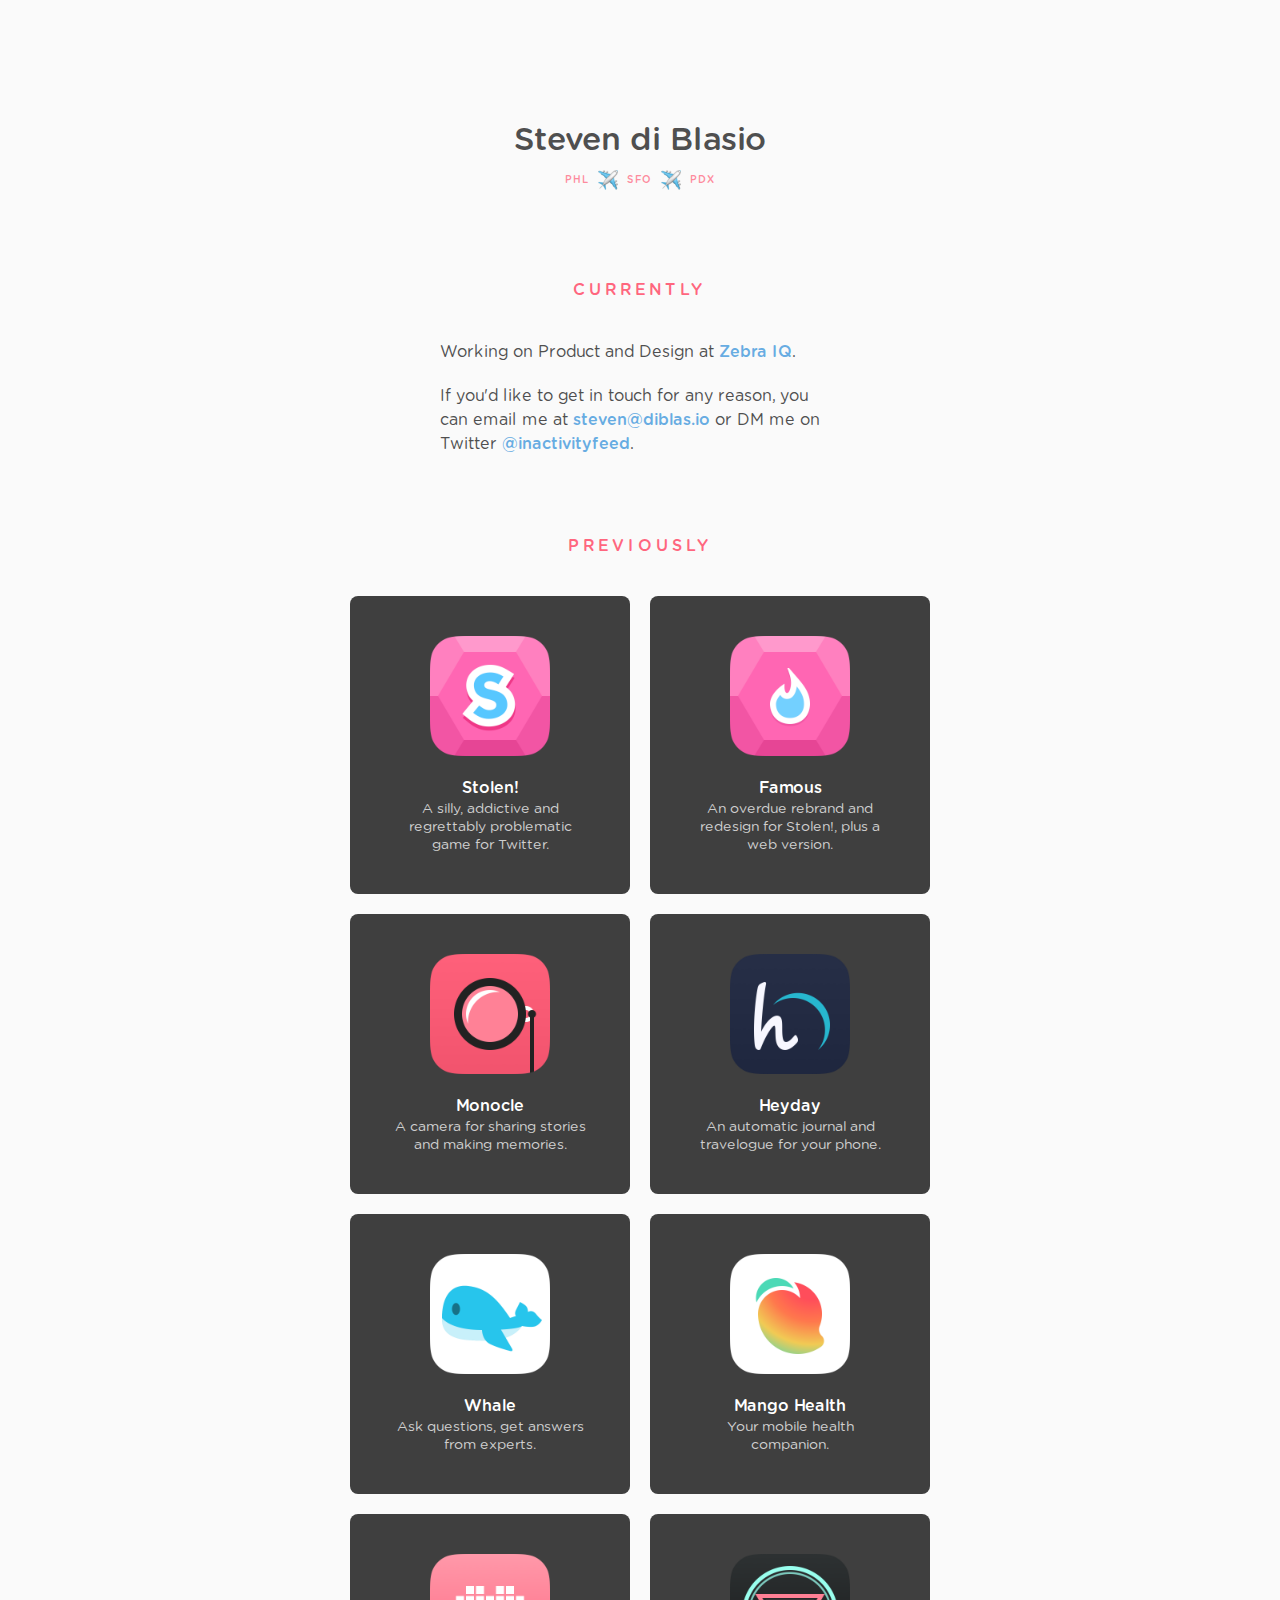
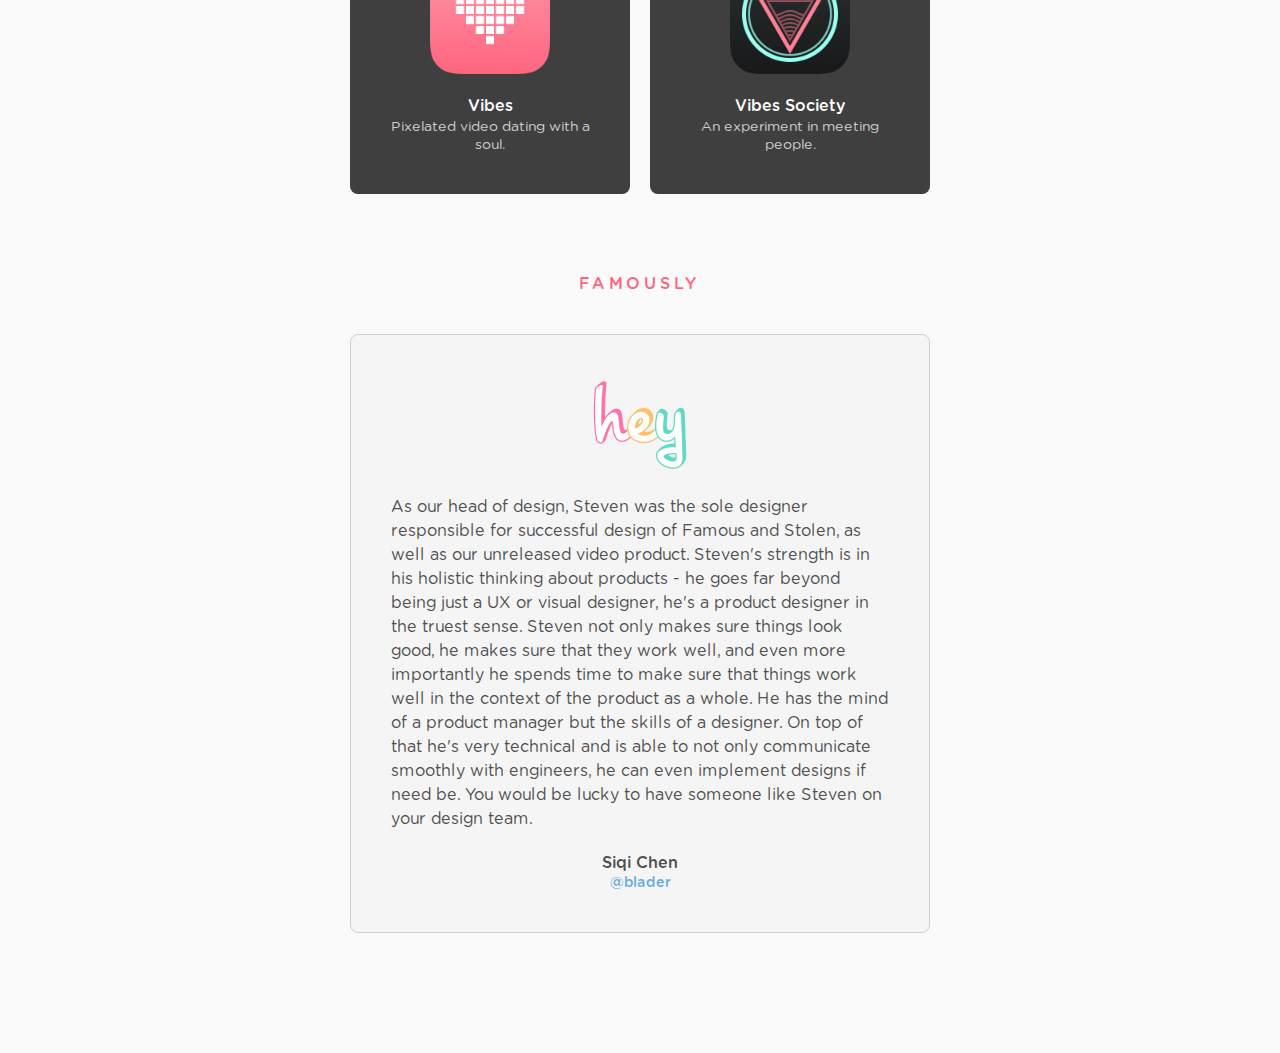
<file: index.html>
<!DOCTYPE html>
<html lang="en">
	<head>
		<title>Steven di Blasio</title>
		<meta name="viewport" content="width=device-width, initial-scale=1">
		<meta name="description" content="Product Designer">
		<meta property="og:url" content="http://diblas.io">
		<meta property="og:type" content="website">
		<meta property="og:title" content="Steven di Blasio">
		<meta property="og:description" content="Product Designer">
		<meta property="og:image" content="http://diblas.io/images/og.png">
		<link rel="stylesheet" href="stvn.css">
		<link rel="icon" href="images/stolen/icon.png">
		<link rel="apple-touch-icon" href="images/ottr-touch.png">
		<script src="https://ajax.googleapis.com/ajax/libs/jquery/3.3.1/jquery.min.js"></script>
	</head>
	<body>
		<header>
			<h1>Steven di Blasio</h1>
			<h5>PHL <span class="em">✈️</span> SFO <span class="em">✈️</span> PDX</h5>
		</header>
		<article id="intro">
			<h2>Currently</h2>
			<p>Working on Product and Design at <a href="https://zebraiq.com" target="_blank">Zebra IQ</a>.</p>
			<p>If you'd like to get in touch for any reason, you can email me at <a href="mailto:steven@diblas.io">steven@diblas.io</a> or DM me on Twitter <a href="https://twitter.com/inactivityfeed" target="_blank">@inactivityfeed</a>.</p>
		</article>
		<article id="cards">
		<h2>Previously</h2>
		<section>
			<div id="card-stolen">
				<div class="icon"></div>
				<h3>Stolen!</h3>
				<p>A silly, addictive and regrettably problematic game for Twitter.</p>
			</div>
			<div id="card-famous">
				<div class="icon"></div>
				<h3>Famous</h3>
				<p>An overdue rebrand and redesign for Stolen!, plus a web version.</p>
			</div>
			<div id="card-monocle">
				<div class="icon"></div>
				<h3>Monocle</h3>
				<p>A camera for sharing stories and making memories.</p>
			</div>
			<div id="card-heyday">
				<div class="icon"></div>
				<h3>Heyday</h3>
				<p>An automatic journal and travelogue for your phone.</p>
			</div>
			<div id="card-whale">
				<div class="icon"></div>
				<h3>Whale</h3>
				<p>Ask questions, get answers from experts.</p>
			</div>
			<div id="card-mango">
				<div class="icon"></div>
				<h3>Mango Health</h3>
				<p>Your mobile health companion.</p>
			</div>
			<div id="card-vibes">
				<div class="icon"></div>
				<h3>Vibes</h3>
				<p>Pixelated video dating with a soul.</p>
			</div>
			<div id="card-vss">
				<div class="icon"></div>
				<h3>Vibes Society</h3>
				<p>An experiment in meeting people.</p>
			</div>
		</article>
		<blockquote>
			<h2>Famously</h2>
			<div>
				<div class="icon"></div>
				<p>As our head of design, Steven was the sole designer responsible for successful design of Famous and Stolen, as well as our unreleased video product. Steven's strength is in his holistic thinking about products - he goes far beyond being just a UX or visual designer, he's a product designer in the truest sense. Steven not only makes sure things look good, he makes sure that they work well, and even more importantly he spends time to make sure that things work well in the context of the product as a whole. He has the mind of a product manager but the skills of a designer. On top of that he's very technical and is able to not only communicate smoothly with engineers, he can even implement designs if need be. You would be lucky to have someone like Steven on your design team.</p>
				<div class="attr">
					<span>Siqi Chen</span>
					<a href="https://twitter.com/blader" target="_blank">@blader</a>
				</div>
			</div>
		</blockquote>
		<div id="overlay">
			<div id="vibes">
				<header>
					<div class="x"><span>x</span></div>
					<div class="icon"></div>
					<h3>Vibes</h3>
					<h4>Lead Product Designer</h4>
				</header>
				<div class="badges">
					<div class="badge">Featured in App Store</div>
				</div>
				<div class="content">
					<div class="desc">
						<p>Vibes was a novel attempt at bringing some soul and humanity back to dating apps. Through pixelated video conversation - rather than text messaging - we aimed to facilitate genuine connections and a level of intimacy rarely found online, with the hope that people could really get to know each other before that potentially awkward first date.</p>
						<p>I joined Vibes when it was an app called RealTalk, aimed at doing something similar, though on a global scale and far outside the context of dating. People were using the app and forming real connections, but to an unclear end. I rebranded it as a dating app called Vibes, and I re-architected its UI/UX accordingly.</p>
						<p>The new direction felt right - among initial testers and eventually our first batch of App Store users - and everyone fell in love with it. But in a difficult, crowded landscape, without a marketing team, Vibes struggled to grow quickly enough and with enough geographic density to make it work.</p>
						<p>Dating apps are hard. Pitching one with video communication is even more difficult. I believe we had created something special, but ultimately we failed to communicate our message and market the product successfully enough to capture the momentum it needed.</p>
					</div>
					<h2>Press</h2>
					<div class="press">
						<a href="/vibes" target="_blank"><b>Vibes</b> - You Deserve a Better Dating App</a>
						<a href="https://www.producthunt.com/posts/vibes-2" target="_blank"><b>Vibes</b> - A Dating App Focused on Conversations</a>
					</div>
					<h2>Gallery</h2>
					<div class="gallery">
						<div>
							<video muted playsinline loop="loop" autoplay="autoplay">
								<source src="images/vibes/ui.mp4" type="video/mp4">
							</video>
							<p>early UI prototype</p>
						</div>
					</div>
				</div>
			</div>
			<div id="vss">
				<header>
					<div class="x"><span>x</span></div>
					<div class="icon"></div>
					<h3>Vibes Society</h3>
					<h4>Lead Product Designer</h4>
				</header>
				<div class="badges">
					<div class="badge">Unreleased</div>
				</div>
				<div class="content">
					<div class="desc">
						<p>When our original plan for Vibes failed to meet expectations, we went back to the drawing board. We knew we had created something special in the core product's seemingly innate ability to connect people, but the challenges we faced made us consider taking another direction toward a similar end.</p>
						<p>We opted instead to position ourselves outside of the competitive dating market and hone in on our strengths. Knowing our biggest problem was getting a critical mass of users online at the same time, we tried something different - we focused on a single university campus, and limited app usage to set periods of time throughout the week. Something like a very casual party that'd take place on your couch, combining privacy and socialization - and a bit of gamification.</p>
						<p>We ran beta tests with students on campus, acquired via hyperlocal marketing campaigns, and overall people had a lot of fun. But it was a challenge to get enough users online at the same time, and with only the wink of some dating potential, our value proposition was a bit murky.</p>
						<p>Dating apps may be hard, but social apps in general are not much easier, especially with the unfamiliar element of time-based exclusivity. Without a stronger marketing presence, a clearer value proposition (say, trivia prize money) and a more effective feedback loop, we cut our losses and moved on.</p>
					</div>
					<h2>Gallery</h2>
					<div class="gallery">
						<img src="/images/vss/1.png">
						<p>Waiting for the party to start</p>
						<img src="/images/vss/2.png">
						<p>Choosing a question</p>
						<img src="/images/vss/3.png">
						<p>Browsing</p>
						<img src="/images/vss/4.png">
						<p>Viewing a response</p>
					</div>
				</div>
			</div>
			<div id="mango">
				<header>
					<div class="x"><span>x</span></div>
					<div class="icon"></div>
					<h3>Mango Health</h3>
					<h4>Senior Product Designer</h4>
				</header>
				<div class="badges">
					<div class="badge">Featured in App Store</div>
				</div>
				<div class="content">
					<div class="desc">
						<p>Mango Health is a personal health and medication assistant for your phone, making it easy to keep track of medication intake and drug interactions in addition to maintaining healthy life habits.</p>
						<p>I joined Mango as a Senior Product Designer in charge of hiring and managing design teams for our iOS and Android products as well as new marketing materials as needed. Along the way I created a fresh set of brand guidelines, designed a framework for improving user experience across the board and led the design and development of the Mango Health's first Apple Watch app.</p>
						<p>Mango continued to grow and cement its status as one of the leading apps in the field. It still maintains an extremely loyal following.</p>
						<p>Upon its acquisition by Express Scripts, a giant of Pharmacy Benefit Management companies, I chose to move on to pursue opportunities where I could have a stronger and more direct impact on product.</p>
					</div>
					<h2>Press</h2>
					<div class="press">
						<a href="https://techcrunch.com/2012/07/31/mango-health/" target="_blank"><b>TechCrunch</b> - Mango Health: A Mobile App for Rewarding People Who Stay on Track with Prescription Drugs</a>
						<a href="https://www.npr.org/sections/health-shots/2014/10/17/354378494/take-your-medicine-tap-your-phone-and-collect-a-prizem" target="_blank"><b>NPR</b> - Take Your Medicine, Tap Your Phone and Collect a Prize</a>
					</div>
					<h2>Gallery</h2>
					<div class="gallery">
						<div>
							<video muted playsinline loop="loop" autoplay="autoplay">
								<source src="images/mango/watch.mp4" type="video/mp4">
							</video>
							<p>Apple watch prototype</p>
						</div>
					</div>
				</div>
			</div>
			<div id="whale">
				<header>
					<div class="x"><span>x</span></div>
					<div class="icon"></div>
					<h3>Whale</h3>
					<h4>Lead Product Designer</h4>
				</header>
				<div class="badges">
					<div class="badge">Featured in App Store</div>
				</div>
				<div class="content">
					<div class="desc">
						<p>Whale was a video Q&amp;A platform built for connecting curious people with influencers and experts. Ask a question - for a fee determined by the answerer - and get a response in the form of a video that anyone can view for a small amount of in-app currency. Those who submitted questions would then receive a portion of the viewership earnings.</p>
						<p>I was brought on in the early stages as the first Product Designer, tasked with creating the brand and user experience from scratch.</p>
						<p>Whale was received very well at launch, especially by the tech set, no doubt in part due to the influence of co-founder Justin Kan and the product's strong execution. But there was something to its novelty as well - nothing similar existed in the space, at least not in video format.</p>
						<p>Following that initial hype though, the product struggled to grow much beyond its predominantly tech userbase, which itself dwindled, and our revenue model did not quite work out as expected. Influencers and experts were keen on offering answers for free to boost their exposure, and our in-app currency was subsequently devalued. Eventually, retention dropped and the hype went away. The market simply was not there - at least not where we presumed it would be.</p>
					</div>
					<h2>Press</h2>
					<div class="press">
						<a href="https://techcrunch.com/2016/10/31/justin-kan-launches-video-qa-app-whale/" target="_blank"><b>TechCrunch</b> - Justin Kan Launches Video Q&amp;A app Whale</a>
						<a href="https://thenextweb.com/apps/2016/10/31/whale-is-the-latest-app-from-twitch-tv-founder-justin-kan/" target="_blank"><b>TNW</b> - Whale is the Latest App from twitch.tv Founder Justin Kan</a>
					</div>
					<h2>Gallery</h2>
					<div class="gallery">
						<div>
							<video muted playsinline loop="loop" autoplay="autoplay">
								<source src="images/whale/nux.mp4" type="video/mp4">
							</video>
							<p>onboarding prototype</p>
						</div>
					</div>
				</div>
			</div>
			<div id="stolen">
				<header>
					<div class="x"><span>x</span></div>
					<div class="icon"></div>
					<h3>Stolen!</h3>
					<h4>Lead Product Designer</h4>
				</header>
				<div class="badges">
					<div class="badge">Banned from App Store</div>
				</div>
				<div class="content">
					<div class="desc">
						<p>Stolen! was a game for Twitter with a simple yet addictive concept: amass in-app currency through a variety of methods, spend it to "steal" other Twitter users, and earn more currency through your investments and the popularity of your own account.</p>
						<p>I helped adapt Stolen! from an ancient Facebook game on which our founder, Siqi Chen, had built his empire. I reimagined the product for mobile, creating an entirely new brand and user experience to bring the concept to a new generation of players. I made it a priority to make it look, feel, and behave as a game would, complete with colorful themes and flashy animations.</p>
						<p>We launched Stolen! as an invite-only beta, but it exploded beyond our control in a matter of weeks. Before we knew it, we had topped 100k users and almost as much in revenue.</p>
						<p>We were on top of the world. But we were woefully unprepared for the mass public scrutiny which followed. A game where players essentially buy and sell other people, in a post-gamergate political climate, was bound to be doomed from the start. I anticipated a lot of these problems, but certainly not the speed at which they arrived. We were still testing, after all. Following some uproar on Twitter and a letter from a Congresswoman, Stolen! was unceremoniously removed from the App Store before it could even reach a 1.0 release.</p>
					</div>
					<h2>Press</h2>
					<div class="press">
						<a href="https://motherboard.vice.com/en_us/article/nz7bqk/people-are-begging-to-play-literally-the-worst-app" target="_blank"><b>Motherboard</b> - People Are Begging to Play 'Literally the Worst App'</a>
						<a href="http://fortune.com/2016/01/08/get-stolen-app/" target="_blank"><b>Fortune</b> - 'Stolen' Is the Insanely Addictive Viral Game That People Are Begging to Play</a>
					</div>
					<h2>Gallery</h2>
					<div class="gallery">
						<div>
							<video muted playsinline loop="loop" autoplay="autoplay">
								<source src="images/stolen/ui.mp4" type="video/mp4">
							</video>
							<p>ui prototype</p>
						</div>
					</div>
				</div>
			</div>
			<div id="famous">
				<header>
					<div class="x"><span>x</span></div>
					<div class="icon"></div>
					<h3>Famous</h3>
					<h4>Lead Product Designer</h4>
				</header>
				<div class="badges">
					<div class="badge">Banned from App Store</div>
				</div>
				<div class="content">
					<div class="desc">
						<p>Not to be deterred by the Stolen! saga, we took its criticisms to heart and rebranded as Famous. The new concept was this: collect your favorite people on Twitter, show off your fandom and share your love.</p>
						<p>The apps shared a lot of similarities, no doubt, but our rebrand was carefully considered and nuanced. No money, just hearts. No ownership, just #1 fans. And gone were all imagined avenues for potential abuse and harassment that Stolen had been accused of having. Famous was going to be different.</p>
						<p>We tried for months to get Famous in the App Store as a new and reformed product, but to no avail. Responses from Apple were scarce and unsatisfactory. So we forged on and built it for Android, and I helped build a mobile-friendly web app for our iOS users. But it seemed the damage had already been done.</p>
						<p>At the end of the day, we couldn't recreate the magic of Stolen! for a variety of reasons. Maybe it was timing, the loss of hype, the lack of a real iOS client, all of the above. Whatever it was, we finally ran out of money, shut it down, and sold the company. Our strange journey was finally over.</p> 
					</div>
					<h2>Press</h2>
					<div class="press">
						<a href="https://www.theverge.com/2016/2/18/11042336/famous-new-stolen-game-app" target="_blank"><b>The Verge</b> - Controversial Game Stolen Is Reborn, with a Twist, as Famous</a>
						<a href="https://www.washingtonpost.com/news/the-intersect/wp/2016/02/22/how-stolen-the-app-that-even-called-itself-literally-the-worst-is-trying-to-find-redemption/?noredirect=on" target="_blank"><b>Washington Post</b> - How Stolen Is Trying to Find Redemption</a>
					</div>
					<h2>Gallery</h2>
					<div class="gallery">
						<div>
							<video muted playsinline loop="loop" autoplay="autoplay">
								<source src="images/famous/ftue.mp4" type="video/mp4">
							</video>
							<p>onboarding prototype</p>
						</div>
					</div>
				</div>
			</div>
			<div id="monocle">
				<header>
					<div class="x"><span>x</span></div>
					<div class="icon"></div>
					<h3>Monocle</h3>
					<h4>Lead Product Designer</h4>
				</header>
				<div class="badges">
					<div class="badge">Unreleased</div>
				</div>
				<div class="content">
					<div class="desc">
						<p>Monocle was conceived as a new way to capture, store and share your memories. In some ways it was Snapchat Stories before Snapchat introduced Stories. But it was social in a different way - more intimate, less performative - and decidedly non-ephemeral.</p>
						<p>I wanted Monocle to feel like a toy camera in your pocket - your personal, digital, video Viewmaster&#8482; that you could share with friends and family or just keep to yourself. Since the focus was on memories, I designed it so you could have multiple ongoing stories at any given time. It was fun and playful, but more than that it was meant to feel special, meaningful.</p>
						<p>Initial beta testing with family and friends went as well as we could have hoped. It felt great, almost magical. We wanted to use it all the time, to capture our lives and our experiences, to show them to others, to relive them ourselves.</p>
						<p>Around this time, Snapchat rolled out Stories and we still had not figured out growth, a real hook, a business model, or our real end game - something was missing and time was of the essence. We were running out of money. So with heavy hearts we shelved the project and got to work on Stolen! instead.</p> 
					</div>
					<h2>Gallery</h2>
					<div class="gallery">
						<img src="/images/monocle/1.png">
						<p>Create a new lens</p>
						<img src="/images/monocle/2.png">
						<p>Name your lens</p>
						<img src="/images/monocle/3.png">
						<p>Ready to record</p>
						<img src="/images/monocle/4.png">
						<p>Lens feed</p>
					</div>
				</div>
			</div>
			<div id="heyday">
				<header>
					<div class="x"><span>x</span></div>
					<div class="icon"></div>
					<h3>Heyday</h3>
					<h4>Lead Product Designer</h4>
				</header>
				<div class="badges">
					<div class="badge">App Store Editor's Choice</div>
				</div>
				<div class="content">
					<div class="desc">
						<p>Heyday started life as a decidedly private, personal, automatic journal. It tracked where you went, how you arrived, which photos you took when you were there. It structured your days according to those movements and activities and then it allowed you easily to attach notes to any of them, to keep a journal or travelogue or whatever else you wanted. And it kept all of those things for you and only you.</p>
						<p>The first version of the app did its job very well. But it was free to download with no business model to speak of. Ads were looked down upon and a subscription model seemed unfeasible at the time. I was brought in to re-imagine the product as an optionally social experience. So I designed the next version as less of a journal and more of a daily visual novel of your life, any day of which you could choose to share publically with other app users or with friends and family using your own private web link.</p>
						<p>The redesign covered a lot of bases - too many, in retrospect - including branding, certain UX elements, and some layout changes. But more importantly it shifted the product from something strictly private to something else entirely. What once felt like a personal diary suddenly looked like a social storytelling platform.</p>
						<p>People don't like change. Massive redesigns rarely go over well, and that's one thing. But when you change a user's basic conception of a product, it can feel like a betrayal. Functionally, not much had changed. Fundamentally, we had added a sharing feature and some better discovery tools. In many ways, the core product had even been improved, significantly, in terms of its original purpose. But when user expectations are violated, you risk losing their trust and ultimately their loyalty. Growth and retention stagnated further, and we moved on, hoping to solve the same problem in an entirely new way.</p>
					</div>
					<h2>Press</h2>
					<div class="press">
						<a href="https://www.usatoday.com/story/tech/2013/12/05/heyday-app-chronicles-your-digital-life/3865223/" target="_blank"><b>USA Today</b> - Heyday App Chronicles Your Digital Life</a>
						<a href="https://www.nbcnews.com/technolog/heyday-app-anti-facebook-iphone-2D11702474" target="_blank"><b>NBC News</b> - Heyday App Is the Anti-Facebook for the iPhone</a>
					</div>
					<h2>Gallery</h2>
					<div class="gallery">
						<img src="/images/heyday/1.png">
						<p>Timeline</p>
						<img src="/images/heyday/2.png">
						<p>View/edit your day</p>
						<img src="/images/heyday/3.png">
						<p>Shared feed</p>
						<img src="/images/heyday/4.png">
						<p>Explore your days</p>
					</div>
				</div>
			</div>
		</div>
	</body>
	<script>
		$(function() {
			$("#ottr.icon").hover(
				function () {
					$("#ottr.icon").removeClass("swayright").addClass("swayleft");
				}, function () {
					$("#ottr.icon").removeClass("swayleft").addClass("swayright");
				});
			$("#card-vibes").click(
				function () {
		    		$(document.body).addClass("lock");
					$("#vibes").addClass("show").addClass("pulse");;
					$("#overlay").addClass("show");
	        	});
			$("#card-vss").click(
				function () {
		    		$(document.body).addClass("lock");
					$("#vss").addClass("show").addClass("pulse");
					$("#overlay").addClass("show");
	        	});
			$("#card-mango").click(
				function () {
		    		$(document.body).addClass("lock");
					$("#mango").addClass("show").addClass("pulse");
					$("#overlay").addClass("show");
	        	});
			$("#card-whale").click(
				function () {
		    		$(document.body).addClass("lock");
					$("#whale").addClass("show").addClass("pulse");
					$("#overlay").addClass("show");
	        	});
			$("#card-stolen").click(
				function () {
		    		$(document.body).addClass("lock");
					$("#stolen").addClass("show").addClass("pulse");
					$("#overlay").addClass("show");
	        	});
			$("#card-famous").click(
				function () {
		    		$(document.body).addClass("lock");
					$("#famous").addClass("show").addClass("pulse");
					$("#overlay").addClass("show");
	        	});
			$("#card-monocle").click(
				function () {
		    		$(document.body).addClass("lock");
					$("#monocle").addClass("show").addClass("pulse");
					$("#overlay").addClass("show");
	        	});
			$("#card-heyday").click(
				function () {
		    		$(document.body).addClass("lock");
					$("#heyday").addClass("show").addClass("pulse");
					$("#overlay").addClass("show");
	        	});
			$("#overlay").click(
				function (e) {
					if(e.target != e.currentTarget) return;
					$("#overlay").removeClass("show");
					$("#overlay > div").removeClass();
		    		$(document.body).removeClass("lock");
	        	});
			$(".x").click(
				function (e) {
					$("#overlay").removeClass("show");
					$("#overlay > div").removeClass();
		    		$(document.body).removeClass("lock");
	        	});
		});
	</script>
</html>
</file>
<file: stvn.css>
@font-face {
  font-family: 'book';
  src:  url('fonts/book.woff2') format('woff2'),
        url('fonts/book.woff') format('woff');
}

@font-face {
  font-family: 'medium';
  src:  url('fonts/medium.woff2') format('woff2'),
        url('fonts/medium.woff') format('woff');
}

::-webkit-scrollbar {
  display: none;
}

* {
  margin: 0;
  padding: 0;
  border: 0;
  outline: 0;
  box-sizing: border-box;
  border-radius: 0;
  position: relative;
  -webkit-font-smoothing: antialiased;
  text-rendering: optimizeLegibility;
  -webkit-tap-highlight-color: rgba(0,0,0,0);
  -webkit-text-size-adjust: 100%;
}

body {
	background: #fafafa;
  font-family: 'book';
  color: #4f4f4f;
}

body.lock {
  overflow: hidden;
}

body.lock::after {
  content: "";
  position: absolute;
  top: 0;
  left: 0;
  bottom: 0;
  right: 0;
  animation-name: fade;
  animation-duration: 200ms;
  animation-fill-mode: forwards;
  animation-timing-function: ease-out;
}

b {
  font-family: 'medium';
  font-weight: normal;
}

h1, h2, h3, h4, h5 {
  font-weight: normal;
  text-align: center;
  font-family: 'medium';
}

h1 {
  font-size: 32px;
  line-height: 40px;
}

h2 {
  font-size: 16px;
  line-height: 20px;
  padding: 80px 0 40px;
  text-transform: uppercase;
  letter-spacing: 4px;
  color: #ff667e;
}

h3 {
  font-size: 16px;
  line-height: 24px;
}

h4 {
  font-size: 14px;
  line-height: 20px;
  font-family: 'book';
  color: #cfcfcf;
}

h5 {
  letter-spacing: 1px;
  font-size: 10px;
  line-height: 40px;
  color: #ff667e;
  opacity: 0.75;
}

p {
  font-size: 16px;
  line-height: 24px;
  margin: 0 auto;
}

a {
  text-decoration: none;
  color: #67ACE2;
  font-family: 'medium';
}

a:hover {
  opacity: 0.75;
}

header {
  padding-top: 120px;
}

span.em {
  background: url(images/aero.png) center center no-repeat;
  background-size: 100%;
  color: rgba(0,0,0,0);
  display: inline-block;
  width: 20px;
  height: 40px;
  margin: 0 5px;
}

article
{
  margin: 0 auto;
  font-family: 'book';
  margin: 0 auto;
  max-width: 640px;
}

article#intro {
  padding: 0 60px;
}

article#cards {
  padding: 0 10px;
}

article p {
  max-width: 400px;
  margin: 0 auto;
  padding-bottom: 20px;
}

article p:last-child {
  padding-bottom: 0;
}

section
{
  margin: 0 auto;
  display: flex;
  flex-direction: row;
  flex-wrap: wrap;
  justify-content: space-around;
  margin-bottom: -20px;
  max-width: 600px;
}

section > div {
  margin: 0 10px 20px;
  width: 280px;
  padding: 40px;
  border-radius: 8px;
  cursor: pointer;
  background: #3f3f3f;
  color: white;
  transition-timing-function: ease-in-out;
  transition-duration: 100ms;
}

section > div p {
  margin: 0;
  font-size: 14px;
  line-height: 18px;
  padding-bottom: 0;
  color: #cfcfcf;
  text-align: center;
}

section > div:hover {
  transform: scale(1.05);
}

blockquote {
  width: 100%;
  padding: 0 20px 120px;
}

blockquote > div {
  padding: 40px;
  border: 1px solid #cfcfcf;
  border-radius: 8px;
  max-width: 580px;
  margin: 0 auto;
  background-color: #f5f5f5;
  transition: border-color 200ms ease-in;
}

blockquote > div:hover {
  border-color: #ff667e;
}

blockquote p {
  font-size: 16px;
  line-height: 24px;
  max-width: 640px;
  margin-bottom: 20px;
}

blockquote .attr * {
  display: block;
  text-align: center;
  width: 80px;
  margin: 0 auto;
}

blockquote span {
  font-size: 16px;
  line-height: 24px;
  font-family: 'medium';
}

blockquote a {
  font-size: 14px;
}

#overlay {
  position: fixed;
  top: 0;
  left: 0;
  right: 0;
  bottom: 0;
  overflow-y: scroll;
  -webkit-overflow-scrolling: touch;
  padding: 0 20px;
  pointer-events: none;
  z-index: 1;
}

#overlay.show {
  pointer-events: all;
}

#overlay > div {
  max-width: 720px;
  margin: 200px auto;
  display: none;
  box-shadow: 0 0 20px 0 rgba(0,0,0,0.2);
  border-radius: 8px;
  overflow: hidden;
  background: white;
}

#overlay > div.show {
  display: block;
}

#overlay header {
  border-top-width: 0;
  border-top-right-radius: 8px;
  border-top-left-radius: 8px;
  background: #4f4f4f;
  padding: 40px 20px;
}

#overlay h3 {
  color: white;
  line-height: 20px;
}

#overlay header .x {
  position: absolute;
  top: 0;
  right: 0;
  font-size: 32px;
  font-family: 'medium';
  line-height: 60px;
  height: 60px;
  width: 60px;
  text-align: center;
  cursor: pointer;
}

.x span {
  color: rgba(255,255,255,0.5);
  display: block;
  transform: scaleY(0.9);
}

.x span:hover {
  color: white;
}

.badges {
  padding: 20px 0;
  display: flex;
  justify-content: center;
  overflow-x: scroll;
  -webkit-overflow-scrolling: touch;
}

.badge {
  background: #ff667e;
  border-radius: 40px;
  text-transform: uppercase;
  font-family: 'book';
  letter-spacing: 1px;
  color: white;
  font-size: 10px;
  line-height: 40px;
  padding: 0 20px;
  white-space: nowrap;
}

#overlay .desc {
  padding: 20px 20px 0;
}

#overlay .desc p {
  padding-bottom: 20px;
  max-width: 560px;
}

#overlay .desc p:last-child {
  padding-bottom: 0;
}

#overlay .press {
  padding: 0 20px;
}

#overlay .press a {
  display: block;
  text-align: center;
  padding: 20px;
  background: #67ACE2;
  border-radius: 8px;
  margin: 0 auto;
  color: white;
  font-family: 'book';
  font-size: 14px;
  line-height: 20px;
  max-width: 560px;
}

#overlay .press a:first-child {
  margin-bottom: 10px;
}

.gallery {
  background: #4f4f4f;
  width: 100%;
  padding: 40px 20px;
}

.gallery p {
  color: #cfcfcf;
  text-align: center;
  text-transform: uppercase;
  margin: 20px auto 60px;
  font-size: 12px;
  line-height: 20px;
}

.gallery p:last-child {
  margin-bottom: 0;
}

.gallery a {
  display: block;
  text-align: center;
  padding: 20px;
  background: #67ACE2;
  border-radius: 8px;
  margin: 0 auto;
  color: white;
  font-family: 'medium';
  font-size: 14px;
  line-height: 20px;
  max-width: 560px;
}

.gallery > div {
  max-width: 374px;
  margin: 0 auto;
}

.gallery img {
  width: 100%;
  max-width: 375px;
  margin: 0 auto;
  border-radius: 4px;
  display: block;
}

video {
  display: block;
  margin: 0 auto;
  border-radius: 4px;
  width: 100%;
  height: auto;
}

.screenshot {
  width: 100%;
  max-width: 374px;
  padding: 88% 0;
  border-radius: 8px;
  background-size: 100%;
  background-repeat: no-repeat;
}

#ottr.icon {
  background-image: url(images/ottr.png);
  width: 60px;
  height: 60px;
}

#card-vibes .icon, #vibes .icon {
  background-image: url(images/vibes/icon.png);
}

#card-vss .icon, #vss .icon {
  background-image: url(images/vss/icon.png);
}

#card-mango .icon, #mango .icon {
  background-image: url(images/mango/icon.png);
}

#card-whale .icon, #whale .icon {
  background-image: url(images/whale/icon.png);
}

#card-stolen .icon, #stolen .icon {
  background-image: url(images/stolen/icon.png);
}

#card-famous .icon, #famous .icon {
  background-image: url(images/famous/icon.png);
}

#card-monocle .icon, #monocle .icon {
  background-image: url(images/monocle/icon.png);
}

#card-heyday .icon, #heyday .icon {
  background-image: url(images/heyday/icon.png);
}

blockquote .icon {
  background-image: url(images/hey.png);
  margin: 0px auto 20px;
  height: 100px;
  width: 100px;
}

.icon {
  width: 120px;
  height: 120px;
  margin: 0 auto 20px;
  background-size: 100%;
  background-repeat: no-repeat;
  background-color: transparent;
}

@keyframes pulse {
  from {
    transform: scale3d(1,1,1);
    opacity: 0.25;
  }
  25% {
    opacity: 0.75;
  }
  50% {
    transform: scale3d(1.01,1.01,1.01);
    opacity: 1;
  }
  to {
    transform: scale3d(1,1,1);
    opacity: 1;
  }
}

@keyframes fade {
  from {
    background: rgba(239,239,239,0);
  }
  to {
    background: rgba(239,239,239,0.5)
  }
}

@keyframes swayleft {
  from {
    transform: rotate(0deg);
  }
  50% {
    transform: rotate(-30deg);
  }
  to {
    transform: rotate(0deg);
  }
}

@keyframes swayright {
  from {
    transform: rotate(0deg);
  }
  50% {
    transform: rotate(30deg);
  }
  to {
    transform: rotate(0deg);
  }
}

.pulse {
  animation-name: pulse;
  animation-duration: 300ms;
  anmatioin-timing-function: ease-out;
}

.swayleft {
  animation-name: swayleft;
  animation-duration: 500ms;
  animation-iteration-count: infnite;
}

.swayright {
  animation-name: swayright;
  animation-duration: 500ms;
  animation-iteration-count: infnite;
}
</file>
